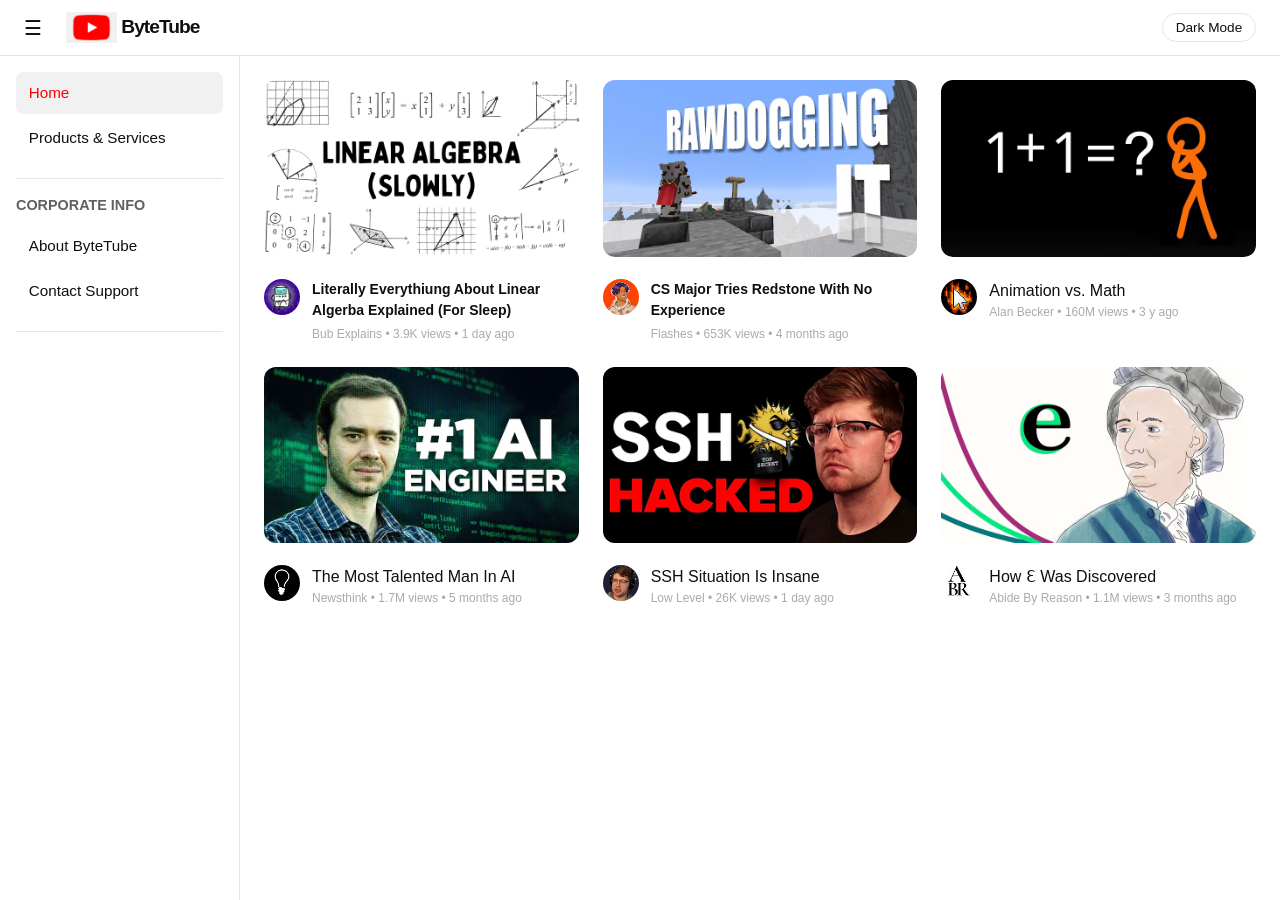
<file: bytetube-website/index.html>
<!DOCTYPE html>
<html lang="en">
<head>
 <meta charset="UTF-8">
 <meta name="viewport" content="width=device-width, initial-scale=1.0">
 <title>ByteTube</title>
 <link rel="stylesheet" href="css/style.css">
</head>
<body>
 <!-- Top Navigation Bar -->
 <header class="navbar">
 <div class="nav-left">
 <button class="menu-btn" id="menu-toggle">☰</button>
 <div class="logo">
 <a href="index.html" class="logo">
 <img src="logio.jpg" alt="ByteTube Logo" class="logio-img">
 <span class="logo-text">ByteTube</span>
 </a>
 </div>
 </div>
 <button id="theme-toggle" class="btn-theme">
 Dark Mode</button>
 </header>
 
 <div class="app-layout">

 
 <aside class="sidebar" id="sidebar">
 <div class="sidebar-section">
 <a href="index.html" class="active">

 Home</a>
 <a href="services.html">

 Products & Services</a>
 </div>
 <div class="sidebar-section">
 <h4>Corporate Info</h4>
 <a href="about.html">

 About ByteTube</a>
 <a href="contact.html">

 Contact Support</a>
 </div>
 </aside>
 <!-- Main Content: YouTube Video Feed -->
 <main class="main-content">
 <div class="video-grid">

 <!-- Video Card 1 (Asset: Replace URL with any Unsplash tech image) -->
 <div class="video-card">
 <a href="https://www.youtube.com/watch?v=34VQdO1Vbew" target="_blank">
 <img src="thumbnails/hq720_custom_1.avif" alt="Thumbnail 6" class="thumbnail">
 </a>
 <div class="video-meta">
 <img src="pfp/1.jpg" alt="Creator Profile Picture" class="channel-pfp">
 <div class="video-text">
 <h3>Literally Everythiung About Linear Algerba Explained
    (For Sleep)
 </h3>
 <p>Bub Explains • 3.9K views • 1 day ago</p>
 </div>
 </div>
 </div>
 <!-- Video Card 2 -->
 <div class="video-card">
 <a href="https://www.youtube.com/watch?v=MtOUOUKoKZw" target="_blank">
 <img src="thumbnails/2.avif" alt="Thumbnail 6" class="thumbnail">
 </a>
 <div class="video-meta">
 <img src="pfp/2.jpg" alt="Creator Profile Picture" class="channel-pfp">
 <div class="video-text">
 <h3>CS Major Tries Redstone With No Experience
 </h3>
 <p>Flashes • 653K views • 4 months ago</p>
 </div>
 </div>
 </div>
 <!-- Video Card 3 -->
 <div class="video-card">
 <a href="https://www.youtube.com/watch?v=B1J6Ou4q8vE" target="_blank">
 <img src="thumbnails/3.avif" alt="Thumbnail 6" class="thumbnail">
 </a>
 <div class="video-meta">
 <img src="pfp/3.jpg" alt="Creator Profile Picture" class="channel-pfp">
 <div class="video-text">
 <h3?>Animation vs. Math
 </h3>
 <p>Alan Becker • 160M views • 3 y ago</p>
 </div>
 </div>
 </div>
 <!-- Video Card 4 -->
 <div class="video-card">
 <a href="https://www.youtube.com/watch?v=qh0FkdgieS8&pp=ugUEEgJlbg%3D%3D" target="_blank">
 <img src="thumbnails/4.avif" alt="Thumbnail 6" class="thumbnail">
 </a>
 <div class="video-meta">
 <img src="pfp/4.jpg" alt="Creator Profile Picture" class="channel-pfp">
 <div class="video-text">
 <h3?>The Most Talented Man In AI
 </h3>
 <p>Newsthink • 1.7M views • 5 months ago</p>
 </div>
 </div>
 </div>
 
 <!-- Video Card 5 -->
  <div class="video-card">
 <a href="https://www.youtube.com/watch?v=ErB1SRcksDc" target="_blank">
 <img src="thumbnails/5.avif" alt="Thumbnail 6" class="thumbnail">
 </a>
 <div class="video-meta">
 <img src="pfp/5.jpg" alt="Creator Profile Picture" class="channel-pfp">
 <div class="video-text">
 <h3?>SSH Situation Is Insane
 </h3>
 <p>Low Level • 26K views • 1 day ago</p>
 </div>
 </div>
 </div>
 
 <!-- Video Card 6 --> 
 <div class="video-card">
 <a href="https://www.youtube.com/watch?v=P9gG6GMOzYo" target="_blank">
 <img src="thumbnails/6.avif" alt="Thumbnail 6" class="thumbnail">
 </a>
 <div class="video-meta">
 <img src="pfp/6.jpg" alt="Creator Profile Picture" class="channel-pfp">
 <div class="video-text">
 <h3?>How  &#8455; Was Discovered
 </h3>
 <p>Abide By Reason • 1.1M views • 3 months ago</p>
 </div>
 </div>
 </div>
 </div>
 </main>
 </div>
 <script src="main.js"></script>
</body>
</html>
</file>
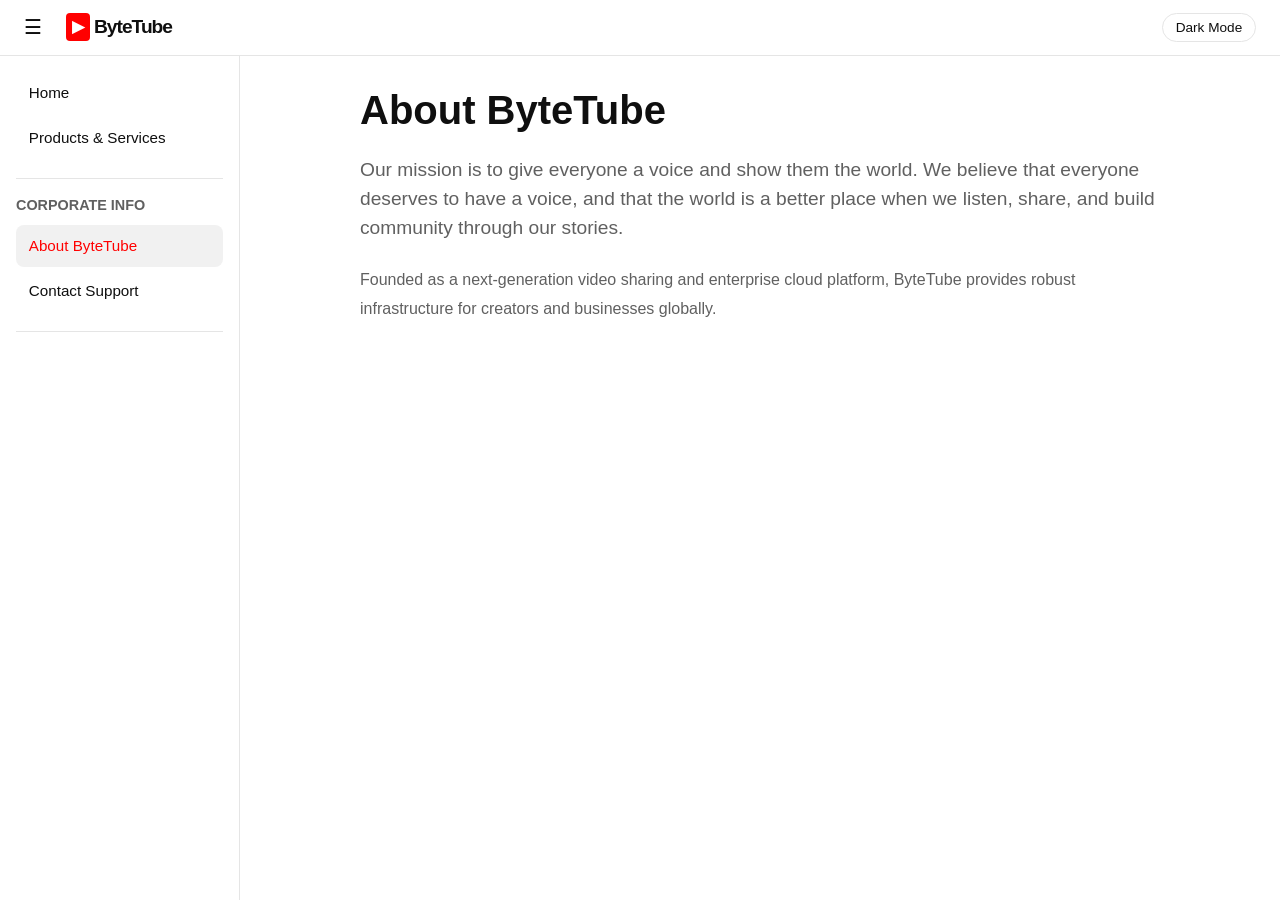
<file: bytetube-website/about.html>
<!DOCTYPE html>
<html lang="en">
<head>
 <meta charset="UTF-8">
 <meta name="viewport" content="width=device-width, initial-scale=1.0">
 <title>ByteTube | About</title>
 <link rel="stylesheet" href="css/style.css">
</head>
<body>
 <header class="navbar">
 <div class="nav-left">
 <button class="menu-btn" id="menu-toggle">☰</button>
 <a href="index.html" class="logo">
 <span class="logo-box">▶</span>
 <span class="logo-text">ByteTube</span>
 </a>
 </div>
 <button id="theme-toggle" class="btn-theme">
 Dark Mode</button>
 </header>
 <div class="app-layout">
 <aside class="sidebar" id="sidebar">
 <div class="sidebar-section">
 <a href="index.html">

 Home</a>
 <a href="services.html">

 Products & Services</a>
 </div>
 <div class="sidebar-section">
 <h4>Corporate Info</h4>
 <a href="about.html" class="active">

 About ByteTube</a>
 <a href="contact.html">

 Contact Support</a>
 </div>
 </aside>
 <main class="main-content">
 <div class="page-container">
 <h1 class="page-title">About ByteTube</h1>
 <p style="font-size: 1.2rem; color: var(--text-muted); margin-bottom: 1.5rem;">
 Our mission is to give everyone a voice and show them the world. We believe that
everyone deserves to have a voice, and that the world is a better place when we listen, share,
and build community through our stories.
 </p>
 <p style="line-height: 1.8; color: var(--text-muted);">
 Founded as a next-generation video sharing and enterprise cloud platform, ByteTube
provides robust infrastructure for creators and businesses globally.
 </p>
 </div>
 </main>
 </div>
 <script src="main.js"></script>
</body>
</html>
</file>
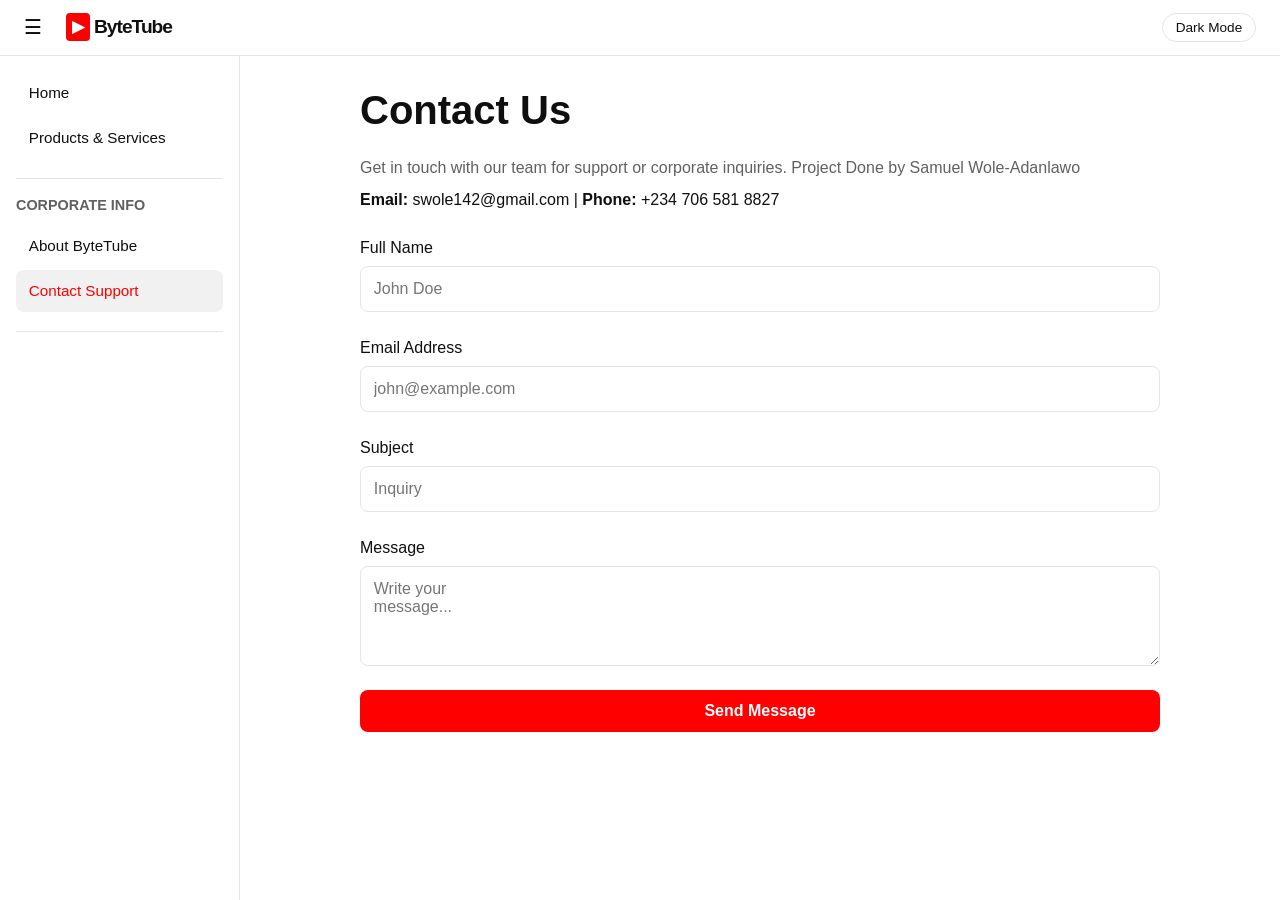
<file: bytetube-website/contact.html>
<!DOCTYPE html>
<html lang="en">
<head>
 <meta charset="UTF-8">
 <meta name="viewport" content="width=device-width, initial-scale=1.0">
 <title>ByteTube | Contact</title>
 <link rel="stylesheet" href="css/style.css">
</head>
<body>
 <header class="navbar">
 <div class="nav-left">
 <button class="menu-btn" id="menu-toggle">☰</button>
 <a href="index.html" class="logo">
 <span class="logo-box">▶</span>
 <span class="logo-text">ByteTube</span>
 </a>
 </div>
 <button id="theme-toggle" class="btn-theme">
 Dark Mode</button>
 </header>
 <div class="app-layout">
 <aside class="sidebar" id="sidebar">
 <div class="sidebar-section">
 <a href="index.html">

 Home</a>
 <a href="services.html">

 Products & Services</a>
 </div>
 <div class="sidebar-section">
 <h4>Corporate Info</h4>
 <a href="about.html">

 About ByteTube</a>
 <a href="contact.html" class="active">

 Contact Support</a>
 </div>
 </aside>
 <main class="main-content">
 <div class="page-container">
 <h1 class="page-title">Contact Us</h1>
 <p style="color: var(--text-muted);">Get in touch with our team for support or
corporate inquiries. Project Done by Samuel Wole-Adanlawo</p>
 <p style="margin-top: 0.5rem;"><strong>Email:</strong> swole142@gmail.com |
<strong>Phone:</strong> +234 706 581 8827</p>
 <!-- Contact Form with JS Validation -->
 <form id="contact-form" class="contact-form" novalidate>
 <div class="form-group">
 <label for="fullname">Full Name</label>
 <input type="text" id="fullname" name="fullname" placeholder="John Doe">
 <small class="error-msg" id="name-error"></small>
 </div>
 <div class="form-group">
 <label for="email">Email Address</label>
 <input type="email" id="email" name="email" placeholder="john@example.com">
 <small class="error-msg" id="email-error"></small>
 </div>
 <div class="form-group">
 <label for="subject">Subject</label>
 <input type="text" id="subject" name="subject" placeholder="Inquiry">
 <small class="error-msg" id="subject-error"></small>
 </div>
 <div class="form-group">
 <label for="message">Message</label>
 <textarea id="message" name="message" rows="4" placeholder="Write your
message..."></textarea>
 <small class="error-msg" id="message-error"></small>
 </div>
 <button type="submit" class="btn-primary">Send Message</button>
 </form>
 <div id="form-feedback" class="feedback-box hidden"></div>
 </div>
 </main>
 </div>
 <script src="main.js"></script>
</body>
</html>
</file>
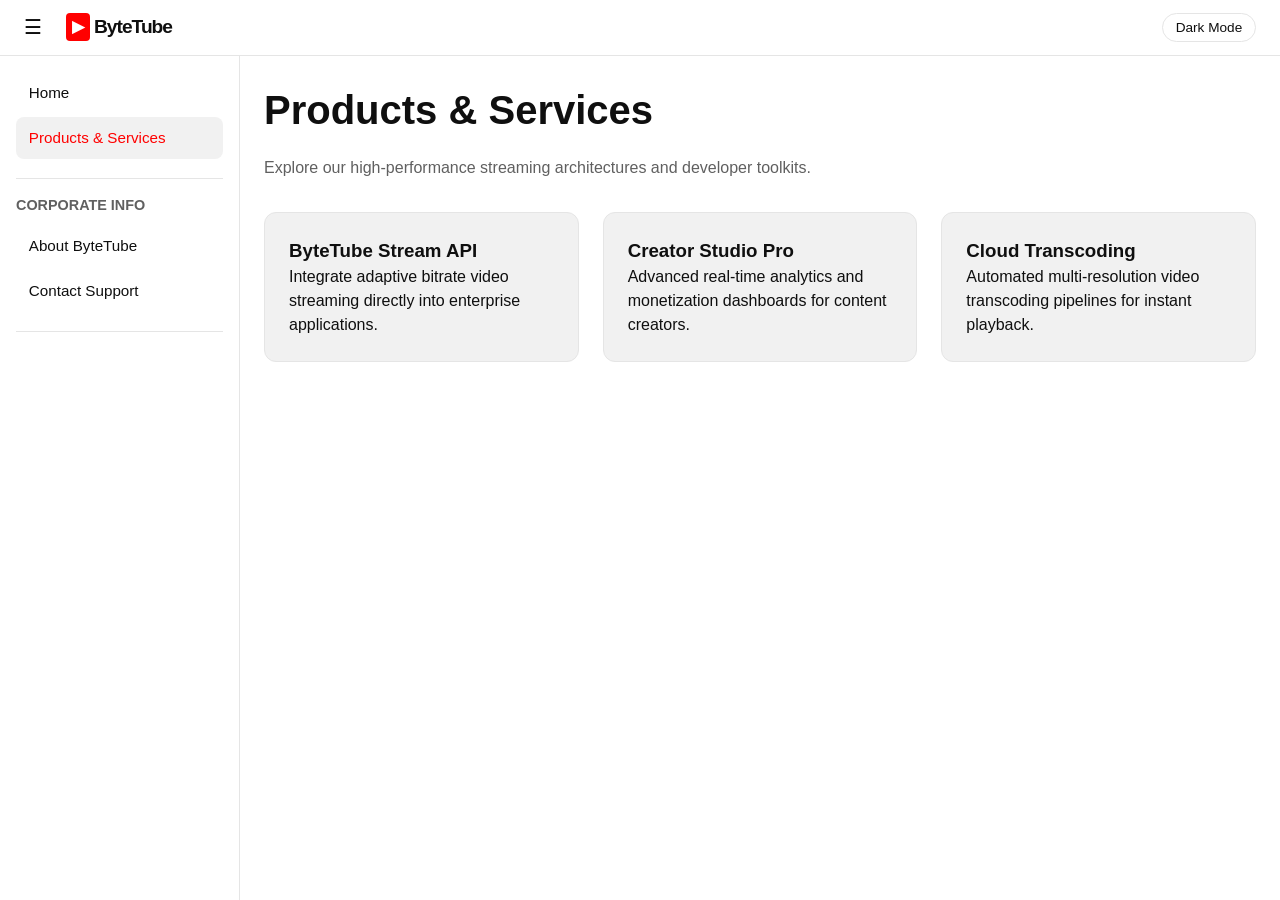
<file: bytetube-website/services.html>
<!DOCTYPE html>
<html lang="en">
<head>
 <meta charset="UTF-8">
 <meta name="viewport" content="width=device-width, initial-scale=1.0">
 <title>ByteTube | Services</title>
 <link rel="stylesheet" href="css/style.css">
</head>
<body>
 <header class="navbar">
 <div class="nav-left">
 <button class="menu-btn" id="menu-toggle">☰</button>
 <a href="index.html" class="logo">
 <span class="logo-box">▶</span>
 <span class="logo-text">ByteTube</span>
 </a>
 </div>
 <button id="theme-toggle" class="btn-theme">
 Dark Mode</button>
 </header>
 <div class="app-layout">
 <aside class="sidebar" id="sidebar">
 <div class="sidebar-section">
 <a href="index.html">

 Home</a>
 <a href="services.html" class="active">

 Products & Services</a>
 </div>
 <div class="sidebar-section">
 <h4>Corporate Info</h4>
 <a href="about.html">

 About ByteTube</a>
 <a href="contact.html">

 Contact Support</a>
 </div>
 </aside>
 <main class="main-content">
 <div class="page-container" style="max-width: 100%;">
 <h1 class="page-title">Products & Services</h1>
 <p style="color: var(--text-muted);">Explore our high-performance streaming
architectures and developer toolkits.</p>
 
 <div class="services-grid">
 <div class="card">
 <h3>ByteTube Stream API</h3>
 <p>Integrate adaptive bitrate video streaming directly into enterprise applications.</
p>
 </div>
 <div class="card">
 <h3>Creator Studio Pro</h3>
 <p>Advanced real-time analytics and monetization dashboards for content creators.</
p>
 </div>
 <div class="card">
 <h3>Cloud Transcoding</h3>
 <p>Automated multi-resolution video transcoding pipelines for instant playback.</p>
 </div>
 </div>
 </div>
 </main>
 </div>
 <script src="main.js"></script>
</body>
</html>
</file>
<file: bytetube-website/css/style.css>
:root {
 --bg-primary: #ffffff;
 --bg-secondary: #f9f9f9;
 --text-primary: #0f0f0f;
 --text-muted: #606060;
 --yt-red: #ff0000;
 --border-color: #e5e5e5;
 --card-bg: #f1f1f1;
 --error-color: #cc0000;
 --success-color: #065fd4;
}
[data-theme="dark"] {
 --bg-primary: #0f0f0f;
 --bg-secondary: #212121;
 --text-primary: #f1f1f1;
 --text-muted: #aaa;
 --yt-red: #ff0000;
 --border-color: #3f3f3f;
 --card-bg: #272727;
 --error-color: #ff4e4e;
 --success-color: #3ea6ff;
}

* {
 box-sizing: border-box;
 margin: 0;
 padding: 0;
 font-family: 'Roboto', 'Segoe UI', Arial, sans-serif;
 transition: background-color 0.3s ease, color 0.3s ease;
}
html, body {
 width: 100%;
 max-width: 100%;
 overflow-x: hidden;
 background-color: var(--bg-primary);
 color: var(--text-primary);
 line-height: 1.5;
}

.logio-img{
    height: 32px;
    width: auto;
    display: block;
    object-fit: contain;
}

.thumbnail{
    width: 100%;
    border-radius: 12px;
    display: block;
}

.video-meta{
    display: flex;
    gap: 12px;
    margin-top: 10px;
}

.channel-pfp{
    width: 36px;
    height: 36px;
    border-radius: 50%;
    object-fit: cover;
    flex-shrink: 0;
}

.video-text h3{
    font-size: 14px;
    margin: 0 0 4px 0;
}

.video-text p {
    font-size: 12px;
    color: #aaa;
    margin: 0;
}

.navbar {
 display: flex;
 justify-content: space-between;
 align-items: center;
 padding: 0.75rem 1.5rem;
 background-color: var(--bg-primary);
 border-bottom: 1px solid var(--border-color);
 position: sticky;
 top: 0;
 z-index: 1000;
 height: 56px;
}
.nav-left {
 display: flex;
 align-items: center;
 gap: 1.5rem;
}
.menu-btn {
 background: none;
 border: none;
 font-size: 1.25rem;
 cursor: pointer;
 color: var(--text-primary);
}
.logo {
 display: flex;
 align-items: center;
 gap: 4px;
 text-decoration: none;
}
.logo-box {
 background-color: var(--yt-red);
 color: white;
 padding: 2px 6px;
 border-radius: 4px;
 font-weight: bold;
 font-size: 1rem;
}
.logo-text {
 font-size: 1.2rem;
 font-weight: bold;
 letter-spacing: -1px;
 color: var(--text-primary);
}
.btn-theme {
 background: transparent;
 border: 1px solid var(--border-color);
 color: var(--text-primary);
 padding: 0.4rem 0.8rem;
 border-radius: 16px;
 cursor: pointer;
 font-size: 0.85rem;
}

.app-layout {
 display: flex;
 min-height: calc(100vh - 56px);
}

.sidebar {
 width: 240px;
 background-color: var(--bg-primary);
 padding: 1rem;
 border-right: 1px solid var(--border-color);
 position: sticky;
 top: 56px;
 height: calc(100vh - 56px);
 overflow-y: auto;
}
.sidebar-section {
 padding-bottom: 1rem;
 margin-bottom: 1rem;
 border-bottom: 1px solid var(--border-color);
}
.sidebar-section h4 {
 font-size: 0.9rem;
 color: var(--text-muted);
 margin-bottom: 0.5rem;
 text-transform: uppercase;
}
.sidebar a {
 display: block;
 padding: 0.6rem 0.8rem;
 color: var(--text-primary);
 text-decoration: none;
 border-radius: 8px;
 font-size: 0.95rem;
 font-weight: 500;
 margin-bottom: 0.2rem;
}
.sidebar a:hover, .sidebar a.active {
 background-color: var(--card-bg);
 color: var(--yt-red);
}

.main-content {
 flex: 1;
 padding: 1.5rem;
 background-color: var(--bg-primary);
}

.video-grid {
 display: grid;
 grid-template-columns: repeat(3, 1fr);
 gap: 1.5rem;
}
.video-card {
 display: flex;
 flex-direction: column;
 gap: 0.75rem;
}
.thumbnail-box {
 width: 100%;
 aspect-ratio: 16 / 9;
 border-radius: 12px;
 overflow: hidden;
 background-color: var(--card-bg);
}
.thumbnail-box img {
 width: 100%;
 height: 100%;
 object-fit: cover;
}
.video-info h3 {
 font-size: 1rem;
 font-weight: 600;
 margin-bottom: 0.25krem;
 color: var(--text-primary);
}
.video-info p {
 font-size: 0.85rem;
 color: var(--text-muted);
}

.page-container {
 max-width: 800px;
 margin: 0 auto;
}
.page-title {
 font-size: 2.5rem;
 font-weight: 800;
 margin-bottom: 1rem;
}
.services-grid {
 display: grid;
 grid-template-columns: repeat(3, 1fr);
 gap: 1.5rem;
 margin-top: 2rem;
}
.card {
 background-color: var(--card-bg);
 padding: 1.5rem;
 border-radius: 12px;
 border: 1px solid var(--border-color);
}
/* Contact Form */
.contact-form {
 display: flex;
 flex-direction: column;
 gap: 1.2rem;
 margin-top: 1.5rem;
}
.form-group {
 display: flex;
 flex-direction: column;
}
.form-group label {
 margin-bottom: 0.4rem;
 font-weight: 500;
}
.form-group input,
.form-group textarea {
 padding: 0.8rem;
 border: 1px solid var(--border-color);
 border-radius: 8px;
 background-color: var(--bg-primary);
 color: var(--text-primary);
 font-size: 1rem;
}
.btn-primary {
 background-color: var(--yt-red);
 color: white;
 padding: 0.75rem 1.5rem;
 border: none;
 border-radius: 8px;
 cursor: pointer;
 font-size: 1rem;
 font-weight: 600;
}
.error-msg {
 color: var(--error-color);
 font-size: 0.85rem;
 margin-top: 0.3rem;
}
.feedback-box {
 padding: 1rem;
 border-radius: 8px;
 margin-top: 1.5rem;
 font-weight: 500;
}
.feedback-box.success {
 background-color: rgba(6, 95, 212, 0.1);
 color: var(--success-color);
}
.feedback-box.error {
 background-color: rgba(204, 0, 0, 0.1);
 color: var(--error-color);
}
.hidden { display: none; }

@media (max-width: 1024px) {
 .video-grid, .services-grid {
 grid-template-columns: repeat(2, 1fr);
 }
}
@media (max-width: 768px) {
 .sidebar {
 display: none; /* Hidden on mobile by default */
 }
 .video-grid, .services-grid {
 grid-template-columns: 1fr;
 }
}
</file>
